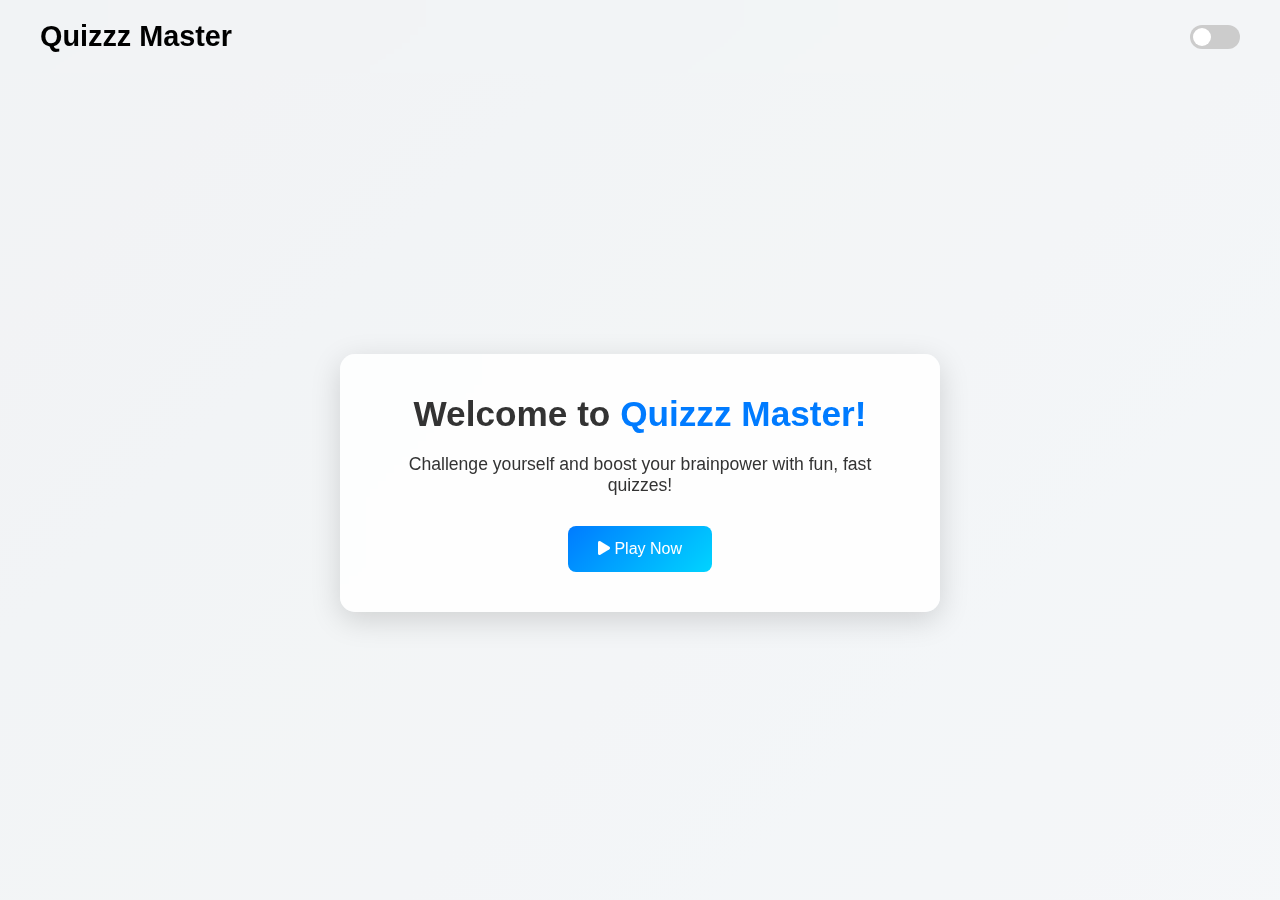
<file: index.html>
<!DOCTYPE html>
<html lang="en">
<head>
  <meta charset="UTF-8" />
  <meta name="viewport" content="width=device-width, initial-scale=1.0, maximum-scale=1.0, user-scalable=no">
  <title>Quizzz Master</title>
  <link rel="stylesheet" href="style.css" />
  <link rel="stylesheet" href="https://cdnjs.cloudflare.com/ajax/libs/font-awesome/6.4.0/css/all.min.css"/>
  <style>
    /* New username modal styles */
    .username-modal {
      position: fixed;
      top: 0;
      left: 0;
      width: 100%;
      height: 100%;
      background: rgba(0, 0, 0, 0.7);
      display: flex;
      justify-content: center;
      align-items: center;
      z-index: 1000;
      opacity: 0;
      pointer-events: none;
      transition: opacity 0.3s ease;
    }
    
    .username-modal.active {
      opacity: 1;
      pointer-events: all;
    }
    
    .username-card {
      background: white;
      padding: 2.5rem;
      border-radius: 15px;
      width: 90%;
      max-width: 450px;
      text-align: center;
      box-shadow: 0 10px 30px rgba(0, 0, 0, 0.2);
      transform: translateY(20px);
      transition: transform 0.3s ease;
      position: relative;
    }
    
    .username-modal.active .username-card {
      transform: translateY(0);
    }
    
    .dark-mode .username-card {
      background: #2c3e50;
      color: white;
    }
    
    .username-card h2 {
      margin-bottom: 1.5rem;
      color: #007bff;
    }
    
    .username-card p {
      margin-bottom: 2rem;
      color: inherit;
      opacity: 0.8;
    }
    
    .username-input-container {
      position: relative;
      margin-bottom: 2rem;
    }
    
    .username-input-container i {
      position: absolute;
      left: 15px;
      top: 50%;
      transform: translateY(-50%);
      color: #007bff;
    }
    
    .username-input {
      width: 100%;
      padding: 12px 15px 12px 45px;
      border: 2px solid #ddd;
      border-radius: 8px;
      font-size: 1rem;
      transition: all 0.3s ease;
    }
    
    .dark-mode .username-input {
      background: #34495e;
      border-color: #2c3e50;
      color: white;
    }
    
    .username-input:focus {
      border-color: #007bff;
      box-shadow: 0 0 0 3px rgba(0, 123, 255, 0.2);
      outline: none;
    }
    
    .username-actions {
      display: flex;
      justify-content: center;
      gap: 1rem;
    }
    
    .username-btn {
      padding: 12px 24px;
      border: none;
      border-radius: 8px;
      font-weight: 600;
      cursor: pointer;
      transition: all 0.3s ease;
      display: flex;
      align-items: center;
      gap: 8px;
    }
    
    .username-btn-primary {
      background: linear-gradient(135deg, #007bff, #00d4ff);
      color: white;
    }
    
    .username-btn-primary:hover {
      transform: translateY(-3px);
      box-shadow: 0 8px 20px rgba(0, 123, 255, 0.3);
    }
    
    .close-modal {
      position: absolute;
      top: 15px;
      right: 15px;
      background: none;
      border: none;
      font-size: 1.5rem;
      cursor: pointer;
      color: #7f8c8d;
      transition: all 0.3s ease;
    }
    
    .close-modal:hover {
      color: #e74c3c;
      transform: rotate(90deg);
    }
    
    .fade-out {
      animation: fadeOut 0.3s ease forwards;
    }
    
    @keyframes fadeOut {
      from { opacity: 1; transform: translateY(0); }
      to { opacity: 0; transform: translateY(-20px); }
    }
  </style>
</head>
<body class="light-mode">
  <div class="bg-overlay"></div>

  <header>
    <div class="logo">
      <span>Quizzz Master</span>
    </div>
    <div class="header-right">
      <label class="theme-toggle">
        <input type="checkbox" id="themeSwitch" />
        <span class="slider"></span>
      </label>
    </div>
  </header>

  <main>
    <div class="welcome-card">
      <h1>Welcome to <span class="highlight">Quizzz Master!</span></h1>
      <p>Challenge yourself and boost your brainpower with fun, fast quizzes!</p>
      <button class="play-btn" id="playNowBtn">
        <i class="fas fa-play"></i> Play Now
      </button>
    </div>
  </main>

  <!-- New Username Modal -->
  <div class="username-modal" id="usernameModal">
    <div class="username-card">
      <button class="close-modal" id="closeModalBtn">
        <i class="fas fa-times"></i>
      </button>
      <h2>Enter Your Nickname</h2>
      <p>Choose a nickname to start playing</p>
      
      <div class="username-input-container">
        <i class="fas fa-user-tag"></i>
        <input type="text" id="usernameInput" class="username-input" 
               placeholder="Your quiz nickname" maxlength="20" autocomplete="off" />
      </div>
      
      <div class="username-actions">
        <button id="submitUsernameBtn" class="username-btn username-btn-primary">
          <i class="fas fa-play"></i> Start Quiz
        </button>
      </div>
    </div>
  </div>

  <script>
    document.addEventListener('DOMContentLoaded', function() {
      // UI Elements
      const playNowBtn = document.getElementById('playNowBtn');
      const usernameModal = document.getElementById('usernameModal');
      const submitUsernameBtn = document.getElementById('submitUsernameBtn');
      const usernameInput = document.getElementById('usernameInput');
      const welcomeCard = document.querySelector('.welcome-card');
      const closeModalBtn = document.getElementById('closeModalBtn');
      const themeSwitch = document.getElementById('themeSwitch');

      // Theme Switching
      function initTheme() {
        const darkMode = localStorage.getItem('darkMode') === 'true';
        document.body.classList.toggle('dark-mode', darkMode);
        themeSwitch.checked = darkMode;
      }

      themeSwitch.addEventListener('change', function() {
        const isDark = this.checked;
        document.body.classList.toggle('dark-mode', isDark);
        localStorage.setItem('darkMode', isDark);
      });

      // Username Modal Transitions
      playNowBtn.addEventListener('click', function() {
        welcomeCard.classList.add('fade-out');
        setTimeout(() => {
          usernameModal.classList.add('active');
          usernameInput.focus();
        }, 300);
      });

      closeModalBtn.addEventListener('click', function() {
        usernameModal.classList.remove('active');
        welcomeCard.classList.remove('fade-out');
      });

      // Username Submission
      function startQuiz() {
        const username = usernameInput.value.trim();
        if (username) {
          localStorage.setItem('quizUsername', username);
          window.location.href = 'levels.html';
        } else {
          alert('Please enter a nickname to continue');
          usernameInput.focus();
        }
      }

      submitUsernameBtn.addEventListener('click', startQuiz);
      usernameInput.addEventListener('keypress', function(e) {
        if (e.key === 'Enter') startQuiz();
      });

      // Close modal when clicking outside
      usernameModal.addEventListener('click', function(e) {
        if (e.target === usernameModal) {
          usernameModal.classList.remove('active');
          welcomeCard.classList.remove('fade-out');
        }
      });

      // Initialize theme
      initTheme();
    });
  </script>
</body>
</html>
</file>
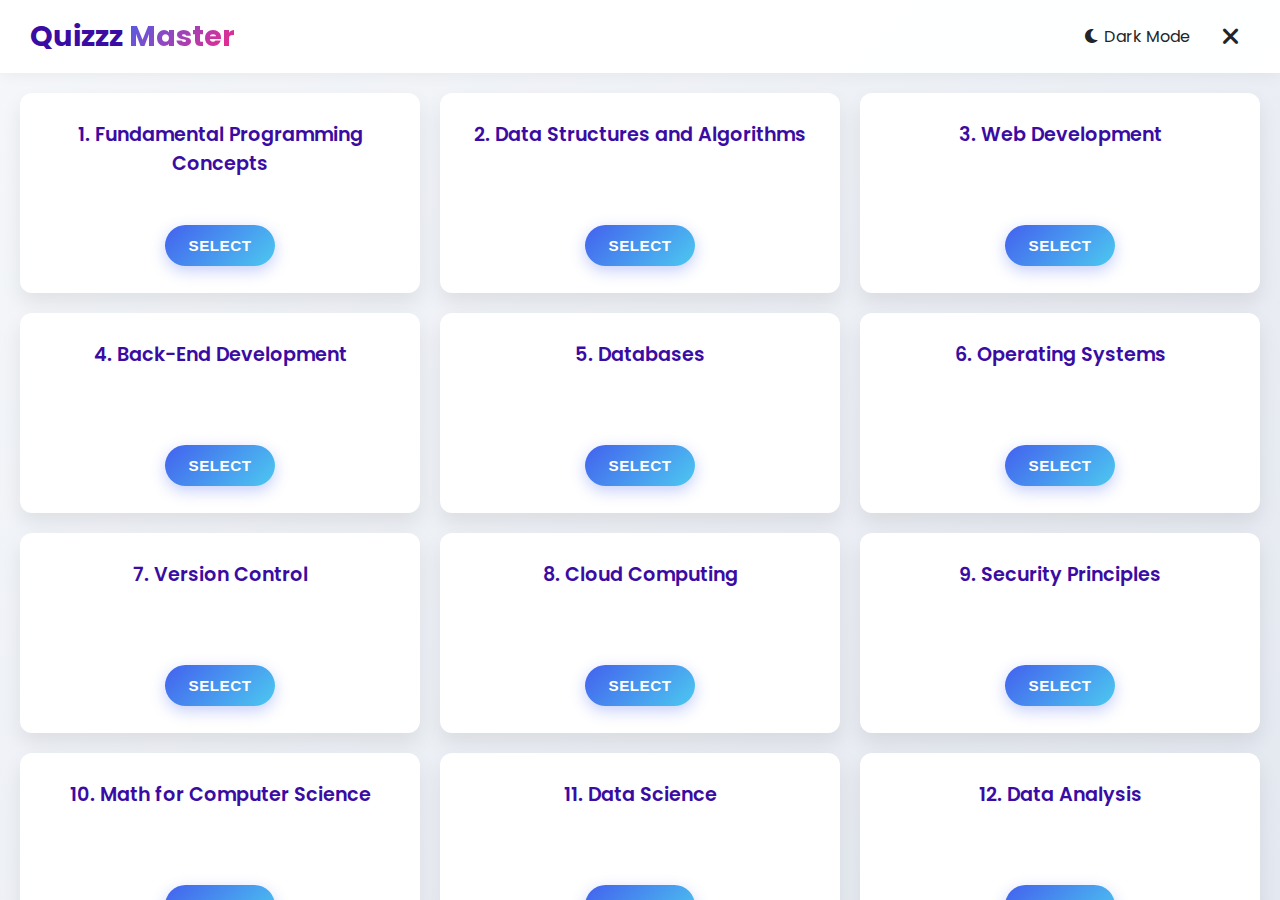
<file: levels.html>
<!DOCTYPE html>
<html lang="en">
<head>
    <meta charset="UTF-8">
<meta name="viewport" content="width=device-width, initial-scale=1.0, maximum-scale=1.0, user-scalable=no">
    <title>Learning Platform</title>
    <link href="https://fonts.googleapis.com/css2?family=Poppins:wght@400;500;600;700&display=swap" rel="stylesheet">
    <style>
        /* Results Container */
        .results-container {
            display: none;
            position: fixed;
            top: 0;
            left: 0;
            width: 100%;
            height: 100%;
            background: var(--bg-color);
            z-index: 150;
            overflow-y: auto;
            padding: 20px;
        }

        .results-header {
            text-align: center;
            margin-bottom: 30px;
        }

.results-actions {
    text-align: center;
    margin-top: 40px;
}

        .results-title {
            font-size: 2em;
            color: var(--primary-dark);
            margin-bottom: 10px;
        }
.restart-btn:hover {
    transform: translateY(-3px);
    box-shadow: 0 12px 25px rgba(67, 97, 238, 0.4);
}

.restart-btn::before {
    content: '';
    position: absolute;
    top: 0;
    left: -100%;
    width: 100%;
    height: 100%;
    background: linear-gradient(90deg, transparent, rgba(255, 255, 255, 0.2), transparent);
    transition: 0.5s;
}

.restart-btn:hover::before {
    left: 100%;
}

        .results-score {
            font-size: 1.5em;
            margin-bottom: 20px;
        }

        .results-list {
            max-width: 800px;
            margin: 0 auto;
        }

        .result-item {
            background: var(--box-bg);
            padding: 20px;
            border-radius: 12px;
            margin-bottom: 20px;
            box-shadow: 0 5px 15px rgba(0, 0, 0, 0.05);
            border-left: 5px solid transparent;
        }

        .result-item.correct {
            border-left-color: var(--easy);
        }

        .result-item.incorrect {
            border-left-color: var(--hard);
        }

        .result-question {
            font-weight: 600;
            margin-bottom: 10px;
        }

        .result-answer {
            margin: 5px 0;
            padding: 8px 12px;
            border-radius: 6px;
        }

        .result-answer.correct {
            background-color: rgba(74, 222, 128, 0.2);
            color: var(--easy);
        }

        .result-answer.incorrect {
            background-color: rgba(248, 113, 113, 0.2);
            color: var(--hard);
        }

        /* Feedback message styles */
        .feedback-message {
            text-align: center;
            margin: 20px 0;
            font-size: 1.2em;
            font-weight: 500;
            padding: 15px;
            border-radius: 8px;
        }

        .feedback-good {
            background-color: rgba(74, 222, 128, 0.2);
            color: var(--easy);
        }

        .feedback-average {
            background-color: rgba(251, 191, 36, 0.2);
            color: var(--medium);
        }

        .feedback-poor {
            background-color: rgba(248, 113, 113, 0.2);
            color: var(--hard);
        }

        /* Progress tracker */
        .progress-tracker {
            display: flex;
            justify-content: center;
            gap: 5px;
            margin: 20px 0;
        }

        .progress-dot {
            width: 12px;
            height: 12px;
            border-radius: 50%;
            background-color: var(--bg-secondary);
        }

        .progress-dot.correct {
            background-color: var(--easy);
        }

        .progress-dot.incorrect {
            background-color: var(--hard);
        }

        .progress-dot.unanswered {
            background-color: var(--medium);
        }

        :root {
            --primary: #4361ee;
            --primary-dark: #3a0ca3;
            --secondary: #f72585;
            --accent: #4cc9f0;
            --light: #f8f9fa;
            --dark: #2c3136;
            --easy: #4ade80;
            --medium: #fbbf24;
            --hard: #f87171;
            --bg-color: #f5f7fa;
            --bg-secondary: #e4e8f0;
            --text-color: #212529;
            --header-bg: rgba(255, 255, 255, 0.95);
            --box-bg: white;
        }

        .dark-mode {
            --bg-color: #121212;
            --bg-secondary: #1e1e1e;
            --text-color: #f8f9fa;
            --header-bg: rgba(30, 30, 30, 0.95);
            --box-bg: #1e1e1e;
            --dark: #f8f9fa;
        }

        * {
            margin: 0;
            padding: 0;
            box-sizing: border-box;
        }

        body {
            font-family: 'Poppins', 'Segoe UI', sans-serif;
            background: linear-gradient(135deg, var(--bg-color) 0%, var(--bg-secondary) 100%);
            color: var(--text-color);
            height: 100vh;
            overflow: hidden;
            transition: background 0.3s ease, color 0.3s ease;
        }

        .app-container {
            display: flex;
            flex-direction: column;
            height: 100vh;
        }

        header {
            background: var(--header-bg);
            padding: 15px 30px;
            box-shadow: 0 2px 15px rgba(0, 0, 0, 0.05);
            z-index: 10;
            display: flex;
            justify-content: space-between;
            align-items: center;
            transition: background 0.3s ease;
            position: relative;
        }

        .header-right {
            display: flex;
            align-items: center;
            gap: 20px;
        }

        .logo {
            font-size: 1.8em;
            font-weight: 700;
            color: var(--primary-dark);
        }

        .logo span {
            background: linear-gradient(135deg, var(--primary), var(--secondary));
            -webkit-background-clip: text;
            background-clip: text;
            color: transparent;
        }

        .home-btn {
            background: none;
            border: none;
            font-size: 1.5em;
            cursor: pointer;
            color: var(--text-color);
            padding: 5px;
            border-radius: 50%;
            transition: all 0.3s ease;
            display: flex;
            align-items: center;
            justify-content: center;
            width: 40px;
            height: 40px;
        }

        .home-btn:hover {
            background: rgba(0, 0, 0, 0.1);
        }

        .main-content {
            flex: 1;
            overflow-y: auto;
            padding: 20px;
        }

        .container {
            display: grid;
            grid-template-columns: repeat(auto-fill, minmax(300px, 1fr));
            gap: 20px;
            max-width: 1400px;
            margin: 0 auto;
        }

        .box {
            background: var(--box-bg);
            padding: 25px;
            border-radius: 12px;
            text-align: center;
            box-shadow: 0 10px 20px rgba(0, 0, 0, 0.08);
            transition: all 0.4s cubic-bezier(0.25, 0.8, 0.25, 1);
            cursor: pointer;
            border: 2px solid transparent;
            position: relative;
            overflow: hidden;
            display: flex;
            flex-direction: column;
            justify-content: space-between;
            min-height: 200px;
            transition: background 0.3s ease;
        }

        .box::before {
            content: '';
            position: absolute;
            top: 0;
            left: 0;
            width: 100%;
            height: 5px;
            transform: scaleX(0);
            transform-origin: left;
            transition: transform 0.3s ease;
        }

        .box:hover {
            transform: translateY(-5px);
            box-shadow: 0 15px 30px rgba(0, 0, 0, 0.12);
        }

        .box:hover::before {
            transform: scaleX(1);
        }

        /* Difficulty level boxes */
        .difficulty-box.easy::before {
            background: var(--easy);
        }
        .difficulty-box.medium::before {
            background: var(--medium);
        }
        .difficulty-box.hard::before {
            background: var(--hard);
        }

        .difficulty-tag {
            padding: 6px 12px;
            border-radius: 20px;
            font-weight: 600;
            font-size: 0.8em;
            text-transform: uppercase;
            letter-spacing: 1px;
            margin: 10px auto;
            width: fit-content;
        }

        .easy .difficulty-tag {
            background-color: rgba(74, 222, 128, 0.2);
            color: var(--easy);
        }
        .medium .difficulty-tag {
            background-color: rgba(251, 191, 36, 0.2);
            color: var(--medium);
        }
        .hard .difficulty-tag {
            background-color: rgba(248, 113, 113, 0.2);
            color: var(--hard);
        }

        .subject-title {
            font-weight: 600;
            font-size: 1.2em;
            margin-bottom: 15px;
            color: var(--primary-dark);
        }

        /* Play Button */
        .action-btn {
            padding: 12px 24px;
            background: linear-gradient(135deg, var(--primary), var(--accent));
            border: none;
            font-size: 0.95em;
            color: white;
            border-radius: 50px;
            cursor: pointer;
            transition: all 0.3s ease;
            font-weight: 600;
            letter-spacing: 0.5px;
            box-shadow: 0 5px 15px rgba(67, 97, 238, 0.3);
            margin-top: 15px;
            width: fit-content;
            align-self: center;
        }

        .action-btn:hover {
            transform: translateY(-3px);
            box-shadow: 0 8px 20px rgba(67, 97, 238, 0.4);
        }

        /* Level selection screen */
        .level-selection {
            display: none;
            position: fixed;
            top: 0;
            left: 0;
            width: 100%;
            height: 100%;
            background: rgba(0, 0, 0, 0.8);
            z-index: 100;
            justify-content: center;
            align-items: center;
            backdrop-filter: blur(5px);
        }

        .level-container {
            background: var(--box-bg);
            padding: 30px;
            border-radius: 15px;
            max-width: 800px;
            width: 90%;
            text-align: center;
            box-shadow: 0 20px 40px rgba(0, 0, 0, 0.2);
            transition: background 0.3s ease;
        }

        .level-title {
            font-size: 1.8em;
            margin-bottom: 30px;
            color: var(--primary-dark);
        }

        .close-btn {
            position: absolute;
            top: 25px;
            right: 25px;
            background: none;
            border: none;
            font-size: 1.8em;
            cursor: pointer;
            color: white;
            transition: transform 0.3s ease;
        }

        .close-btn:hover {
            transform: rotate(90deg);
        }

        .level-grid {
            display: grid;
            grid-template-columns: repeat(3, 1fr);
            gap: 20px;
            margin-top: 20px;
        }

        /* Options container */
        .options-container {
            display: none;
            margin-top: 20px;
            text-align: left;
        }

        .option-group {
            margin-bottom: 20px;
        }

        .option-group-title {
            font-weight: 600;
            margin-bottom: 10px;
            color: var(--primary-dark);
        }

        .option-btn {
            display: inline-block;
            padding: 8px 16px;
            margin: 5px;
            background: var(--bg-secondary);
            border-radius: 20px;
            cursor: pointer;
            transition: all 0.3s ease;
            font-size: 0.9em;
        }

        .option-btn:hover {
            background: var(--primary);
            color: white;
        }

        .option-btn.selected {
            background: var(--primary);
            color: white;
        }

        .start-quiz-btn {
            margin-top: 30px;
            width: 100%;
        }

        /* Countdown overlay */
        .countdown-overlay {
            display: none;
            position: fixed;
            top: 0;
            left: 0;
            width: 100%;
            height: 100%;
            background: rgba(0, 0, 0, 0.8);
            z-index: 200;
            justify-content: center;
            align-items: center;
            flex-direction: column;
            color: white;
            font-size: 3em;
            backdrop-filter: blur(5px);
        }

        .countdown-number {
            font-size: 5em;
            font-weight: bold;
            margin-bottom: 20px;
            color: var(--accent);
            animation: pulse 1s infinite;
        }

        .countdown-message {
            font-size: 1.5em;
            margin-bottom: 30px;
        }

        /* Quiz container */
        .quiz-container {
            display: none;
            position: fixed;
            top: 0;
            left: 0;
            width: 100%;
            height: 100%;
            background: var(--bg-color);
            z-index: 150;
            overflow-y: auto;
            padding: 20px;
        }

        .quiz-header {
            display: flex;
            justify-content: space-between;
            align-items: center;
            margin-bottom: 30px;
            padding-bottom: 15px;
            border-bottom: 1px solid var(--bg-secondary);
        }

        .quiz-title {
            font-size: 1.5em;
            color: var(--primary-dark);
        }

        .quiz-info {
            display: flex;
            gap: 20px;
        }

        .quiz-info-item {
            display: flex;
            align-items: center;
            gap: 5px;
            font-size: 0.9em;
        }

        .quiz-info-item i {
            color: var(--primary);
        }

        .question-container {
            background: var(--box-bg);
            padding: 25px;
            border-radius: 12px;
            margin-bottom: 20px;
            box-shadow: 0 5px 15px rgba(0, 0, 0, 0.05);
        }

        .question-text {
            font-size: 1.2em;
            margin-bottom: 20px;
            font-weight: 500;
        }

        .options-list {
            list-style: none;
        }

        .option-item {
            padding: 12px 15px;
            margin-bottom: 10px;
            background: var(--bg-secondary);
            border-radius: 8px;
            cursor: pointer;
            transition: all 0.2s ease;
        }

        .option-item:hover {
            background: var(--primary);
            color: white;
        }

        .option-item.selected {
            background: var(--primary);
            color: white;
        }

        .option-item.correct {
            background-color: rgba(74, 222, 128, 0.2);
            color: var(--easy);
            border-left: 4px solid var(--easy);
        }

        .option-item.incorrect {
            background-color: rgba(248, 113, 113, 0.2);
            color: var(--hard);
            border-left: 4px solid var(--hard);
        }

      .quiz-nav {
    display: flex;
    justify-content: space-between;
    margin-top: 30px;
    align-items: center;
}

.nav-btn {
    padding: 12px 24px;
    border: none;
    border-radius: 50px;
    cursor: pointer;
    font-weight: 600;
    font-size: 1em;
    transition: all 0.3s ease;
    display: flex;
    align-items: center;
    gap: 8px;
    box-shadow: 0 4px 8px rgba(0, 0, 0, 0.1);
}

.prev-btn:hover {
    background: var(--primary-dark);
    transform: translateY(-2px);
    box-shadow: 0 6px 12px rgba(67, 97, 238, 0.2);
}

.prev-btn:disabled {
    background: var(--bg-secondary);
    color: var(--text-color);
    opacity: 0.6;
    cursor: not-allowed;
    transform: none;
    box-shadow: none;
}
       .prev-btn {
    background: var(--primary);
    color: white;
}
        .next-btn {
            background: var(--primary);
            color: white;
        }

        .submit-btn {
            background: var(--secondary);
            color: white;
        }

       .quit-btn {
    background: var(--hard);
    color: white;
    padding: 12px 24px;
}

.quit-btn:hover {
    background: #e04f4f;
    transform: translateY(-2px);
    box-shadow: 0 6px 12px rgba(248, 113, 113, 0.2);
}



        /* Timer */
        .timer {
            font-size: 1.2em;
            font-weight: bold;
            color: var(--secondary);
        }

        /* Animation */
        @keyframes fadeIn {
            from { opacity: 0; transform: translateY(20px); }
            to { opacity: 1; transform: translateY(0); }
        }

        @keyframes pulse {
            0% { transform: scale(1); }
            50% { transform: scale(1.1); }
            100% { transform: scale(1); }
        }

        .box {
            animation: fadeIn 0.6s ease-out forwards;
            animation-delay: calc(var(--order) * 0.1s);
        }

        /* Responsive Design */
        @media (max-width: 768px) {
            .container {
                grid-template-columns: 1fr;
            }
            
            .level-grid {
                grid-template-columns: 1fr;
            }
            
            .box {
                width: 100%;
            }

            .theme-toggle span {
                display: none;
            }

            .quiz-info {
                flex-direction: column;
                gap: 5px;
            }

            .header-right {
                gap: 10px;
            }

            .home-btn {
                width: 36px;
                height: 36px;
                font-size: 1.3em;
            }
        }
        .restart-btn {
    padding: 15px 30px;
    background: linear-gradient(135deg, var(--primary), var(--accent));
    border: none;
    border-radius: 50px;
    color: white;
    font-size: 1.1em;
    font-weight: 600;
    cursor: pointer;
    transition: all 0.3s ease;
    box-shadow: 0 5px 15px rgba(67, 97, 238, 0.3);
    letter-spacing: 0.5px;
    position: relative;
    overflow: hidden;
    text-transform: uppercase;
}

.restart-btn:hover {
    transform: translateY(-3px);
    box-shadow: 0 8px 20px rgba(67, 97, 238, 0.4);
}

.restart-btn:active {
    transform: translateY(1px);
}

.restart-btn::before {
    content: '';
    position: absolute;
    top: 0;
    left: -100%;
    width: 100%;
    height: 100%;
    background: linear-gradient(90deg, transparent, rgba(255, 255, 255, 0.2), transparent);
    transition: 0.5s;
}

.restart-btn:hover::before {
    left: 100%;
}
    </style>
    <link rel="stylesheet" href="https://cdnjs.cloudflare.com/ajax/libs/font-awesome/6.0.0-beta3/css/all.min.css">
</head>
<body>
    <div class="app-container">
        <header>
            <div class="logo">Quizzz<span> Master</span></div>
            <div class="header-right">
                <div class="theme-toggle" id="themeToggle">
                    <i class="fas fa-moon"></i>
                    <span>Dark Mode</span>
                </div>
                <button class="home-btn" id="homeBtn" title="Close">
                    <i class="fas fa-times"></i>
                </button>
            </div>
        </header>
        
        <div class="main-content">
            <div class="container">
                <!-- Subjects -->
                <div class="box" style="--order: 1">
                    <div class="subject-title">1. Fundamental Programming Concepts</div>
                    <button class="action-btn select-btn">SELECT</button>
                </div>
                
                <div class="box" style="--order: 2">
                    <div class="subject-title">2. Data Structures and Algorithms</div>
                    <button class="action-btn select-btn">SELECT</button>
                </div>
                
                <div class="box" style="--order: 3">
                    <div class="subject-title">3. Web Development</div>
                    <button class="action-btn select-btn">SELECT</button>
                </div>
                
                <div class="box" style="--order: 4">
                    <div class="subject-title">4. Back-End Development</div>
                    <button class="action-btn select-btn">SELECT</button>
                </div>
                
                <div class="box" style="--order: 5">
                    <div class="subject-title">5. Databases</div>
                    <button class="action-btn select-btn">SELECT</button>
                </div>
                
                <div class="box" style="--order: 6">
                    <div class="subject-title">6. Operating Systems</div>
                    <button class="action-btn select-btn">SELECT</button>
                </div>
                
                <div class="box" style="--order: 7">
                    <div class="subject-title">7. Version Control</div>
                    <button class="action-btn select-btn">SELECT</button>
                </div>
                
                <div class="box" style="--order: 8">
                    <div class="subject-title">8. Cloud Computing</div>
                    <button class="action-btn select-btn">SELECT</button>
                </div>
                
                <div class="box" style="--order: 9">
                    <div class="subject-title">9. Security Principles</div>
                    <button class="action-btn select-btn">SELECT</button>
                </div>
                
                <div class="box" style="--order: 10">
                    <div class="subject-title">10. Math for Computer Science</div>
                    <button class="action-btn select-btn">SELECT</button>
                </div>
                
                <div class="box" style="--order: 11">
                    <div class="subject-title">11. Data Science</div>
                    <button class="action-btn select-btn">SELECT</button>
                </div>
                
                <div class="box" style="--order: 12">
                    <div class="subject-title">12. Data Analysis</div>
                    <button class="action-btn select-btn">SELECT</button>
                </div>
            </div>
        </div>
    </div>

    <!-- Level Selection Modal -->
    <div class="level-selection" id="levelSelection">
        <button class="close-btn" id="closeLevelSelection">×</button>
        <div class="level-container">
            <h2 class="level-title" id="selectedSubjectTitle">Subject Title</h2>
            <div class="level-grid">
                <div class="box difficulty-box easy">
                    <div>
                        <div class="subject-title">Beginner Level</div>
                        <div class="difficulty-tag">Easy</div>
                    </div>
                    <button class="action-btn level-btn" data-difficulty="easy">START</button>
                </div>
                
                <div class="box difficulty-box medium">
                    <div>
                        <div class="subject-title">Intermediate Level</div>
                        <div class="difficulty-tag">Medium</div>
                    </div>
                    <button class="action-btn level-btn" data-difficulty="medium">START</button>
                </div>
                
                <div class="box difficulty-box hard">
                    <div>
                        <div class="subject-title">Advanced Level</div>
                        <div class="difficulty-tag">Hard</div>
                    </div>
                    <button class="action-btn level-btn" data-difficulty="hard">START</button>
                </div>
            </div>
            
            <!-- Options Container (hidden by default) -->
            <div class="options-container" id="optionsContainer">
                <div class="option-group">
                    <div class="option-group-title">Number of Questions:</div>
                    <div class="option-btn" data-option="questions" data-value="5">5</div>
                    <div class="option-btn" data-option="questions" data-value="15">15</div>
                    <div class="option-btn" data-option="questions" data-value="30">30</div>
                </div>
                
                <div class="option-group">
                    <div class="option-group-title">Time per Question:</div>
                    <div class="option-btn" data-option="time" data-value="15">15 sec</div>
                    <div class="option-btn" data-option="time" data-value="30">30 sec</div>
                    <div class="option-btn" data-option="time" data-value="60">60 sec</div>
                </div>
                
                <button class="action-btn start-quiz-btn" id="startQuizBtn">START QUIZ</button>
            </div>
        </div>
    </div>

    <!-- Countdown Overlay -->
    <div class="countdown-overlay" id="countdownOverlay">
        <div class="countdown-number" id="countdownNumber">3</div>
        <div class="countdown-message">Starting Quiz...</div>
    </div>

    <!-- Quiz Container -->
    <div class="quiz-container" id="quizContainer">
        <div class="quiz-header">
            <div class="quiz-title" id="quizSubjectTitle">Quiz Title</div>
            <div class="quiz-info">
                <div class="quiz-info-item">
                    <i class="fas fa-question-circle"></i>
                    <span id="currentQuestionCount">1</span>/<span id="totalQuestionCount">10</span>
                </div>
                <div class="quiz-info-item">
                    <i class="fas fa-clock"></i>
                    <span class="timer" id="quizTimer">30</span>s
                </div>
                <div class="quiz-info-item">
                    <i class="fas fa-tachometer-alt"></i>
                    <span id="quizDifficulty">Medium</span>
                </div>
            </div>
        </div>

        <div class="question-container">
            <div class="question-text" id="questionText">What is the capital of France?</div>
            <ul class="options-list" id="optionsList">
                <li class="option-item">London</li>
                <li class="option-item">Berlin</li>
                <li class="option-item">Paris</li>
                <li class="option-item">Madrid</li>
            </ul>
        </div>

        <div class="quiz-nav">
            <button class="nav-btn quit-btn" id="quitBtn">
                <i class="fas fa-sign-out-alt"></i> Quit
            </button>
            <button class="nav-btn prev-btn" id="prevBtn" disabled>
                <i class="fas fa-arrow-left"></i> Previous
            </button>
            <button class="nav-btn next-btn" id="nextBtn">
                Next <i class="fas fa-arrow-right"></i>
            </button>
        </div>
    </div>

    <!-- Results Container -->
    <div class="results-container" id="resultsContainer">
        <div class="results-header">
            <h2 class="results-title">Quiz Complete!</h2>
            <div class="results-score" id="resultsScore">0/10</div>
            <div class="feedback-message" id="feedbackMessage"></div>
            <div class="progress-tracker" id="progressTracker"></div>
        </div>
        
        <div class="results-list" id="resultsList">
            <!-- Results will be populated here -->
        </div>
        
        <div class="results-actions">
            <button class="restart-btn" id="restartBtn">PLAY AGAIN</button>
        </div>
    </div>

    <script>
    // Store subject titles
    const subjects = [
        "Fundamental Programming Concepts",
        "Data Structures and Algorithms",
        "Web Development",
        "Back-End Development",
        "Databases",
        "Operating Systems",
        "Version Control",
        "Cloud Computing",
        "Security Principles",
        "Math for Computer Science",
        "Data Science",
        "Data Analysis"
    ];

    // Map subjects to Open Trivia categories (using Computers category as default)
    const subjectCategoryMap = {
        "Fundamental Programming Concepts": 18, // Computers
        "Data Structures and Algorithms": 18,
        "Web Development": 18,
        "Back-End Development": 18,
        "Databases": 18,
        "Operating Systems": 18,
        "Version Control": 18,
        "Cloud Computing": 18,
        "Security Principles": 18,
        "Math for Computer Science": 19, // Mathematics
        "Data Science": 18,
        "Data Analysis": 18
    };

    // Get DOM elements
    const levelSelection = document.getElementById('levelSelection');
    const closeBtn = document.getElementById('closeLevelSelection');
    const selectedSubjectTitle = document.getElementById('selectedSubjectTitle');
    const selectButtons = document.querySelectorAll('.select-btn');
    const levelButtons = document.querySelectorAll('.level-btn');
    const themeToggle = document.getElementById('themeToggle');
    const homeBtn = document.getElementById('homeBtn');
    const body = document.body;
    const optionsContainer = document.getElementById('optionsContainer');
    const optionBtns = document.querySelectorAll('.option-btn');
    const startQuizBtn = document.getElementById('startQuizBtn');
    const countdownOverlay = document.getElementById('countdownOverlay');
    const countdownNumber = document.getElementById('countdownNumber');
    const quizContainer = document.getElementById('quizContainer');
    const quizSubjectTitle = document.getElementById('quizSubjectTitle');
    const currentQuestionCount = document.getElementById('currentQuestionCount');
    const totalQuestionCount = document.getElementById('totalQuestionCount');
    const quizTimer = document.getElementById('quizTimer');
    const quizDifficulty = document.getElementById('quizDifficulty');
    const questionText = document.getElementById('questionText');
    const optionsList = document.getElementById('optionsList');
    const prevBtn = document.getElementById('prevBtn');
    const nextBtn = document.getElementById('nextBtn');
    const quitBtn = document.getElementById('quitBtn');
    const resultsContainer = document.getElementById('resultsContainer');
    const resultsScore = document.getElementById('resultsScore');
    const feedbackMessage = document.getElementById('feedbackMessage');
    const progressTracker = document.getElementById('progressTracker');
    const resultsList = document.getElementById('resultsList');
    const restartBtn = document.getElementById('restartBtn');

    // Quiz configuration and state
    let quizConfig = {
        subject: '',
        difficulty: '',
        questionCount: 15,
        timePerQuestion: 30
    };

    let quizState = {
        currentQuestion: 0,
        questions: [],
        answers: [],
        timer: null,
        timeLeft: 0,
        showResults: false
    };

    // Show level selection when subject is clicked
    selectButtons.forEach((button, index) => {
        button.addEventListener('click', function() {
            quizConfig.subject = subjects[index];
            selectedSubjectTitle.textContent = subjects[index];
            levelSelection.style.display = 'flex';
            document.body.style.overflow = 'hidden';
            optionsContainer.style.display = 'none';
        });
    });

    // Close level selection
    closeBtn.addEventListener('click', function() {
        levelSelection.style.display = 'none';
        document.body.style.overflow = 'auto';
    });

    // Handle level selection
    levelButtons.forEach(button => {
        button.addEventListener('click', function() {
            const difficulty = this.getAttribute('data-difficulty');
            quizConfig.difficulty = difficulty;
            
            document.querySelector('.level-grid').style.display = 'none';
            optionsContainer.style.display = 'block';
            selectedSubjectTitle.textContent = `${quizConfig.subject} (${difficulty.charAt(0).toUpperCase() + difficulty.slice(1)})`;
        });
    });

    // Handle option selection
    optionBtns.forEach(btn => {
        btn.addEventListener('click', function() {
            const optionType = this.getAttribute('data-option');
            const value = parseInt(this.getAttribute('data-value'));
            
            document.querySelectorAll(`[data-option="${optionType}"]`).forEach(b => {
                b.classList.remove('selected');
            });
            
            this.classList.add('selected');
            
            if (optionType === 'questions') {
                quizConfig.questionCount = value;
            } else if (optionType === 'time') {
                quizConfig.timePerQuestion = value;
            }
        });
    });

    // Start quiz button
    startQuizBtn.addEventListener('click', async function() {
        // Validate selections
        if (!quizConfig.difficulty || !quizConfig.subject) {
            alert('Please select a difficulty level first');
            return;
        }
        
        const selectedQuestions = document.querySelector('[data-option="questions"].selected');
        const selectedTime = document.querySelector('[data-option="time"].selected');
        
        if (!selectedQuestions || !selectedTime) {
            alert('Please select both number of questions and time per question');
            return;
        }
        
        // Prepare quiz questions from API
        const success = await prepareQuizQuestions();
        
        if (success) {
            // Show countdown
            showCountdown();
        }
    });

    // Prepare quiz questions from API
    async function prepareQuizQuestions() {
        try {
            startQuizBtn.disabled = true;
            startQuizBtn.textContent = 'Loading Questions...';
            
            // Get category ID for the selected subject
            const categoryId = subjectCategoryMap[quizConfig.subject] || 18; // Default to Computers
            
            // Map our difficulty levels to Open Trivia's format
            const difficultyMap = {
                'easy': 'easy',
                'medium': 'medium',
                'hard': 'hard'
            };
            
            const apiDifficulty = difficultyMap[quizConfig.difficulty] || 'medium';
            
            // Open Trivia API URL
            const apiUrl = `https://opentdb.com/api.php?amount=${quizConfig.questionCount}&category=${categoryId}&difficulty=${apiDifficulty}&type=multiple`;
            
            const response = await fetch(apiUrl);
            
            if (!response.ok) {
                throw new Error('Failed to fetch questions');
            }
            
            const data = await response.json();
            
            if (data.response_code !== 0) {
                throw new Error('API returned no results');
            }
            
            // Transform Open Trivia format to our format
            quizState.questions = data.results.map(q => ({
                question: decodeHtmlEntities(q.question),
                options: shuffleArray([...q.incorrect_answers.map(decodeHtmlEntities), decodeHtmlEntities(q.correct_answer)]),
                correctAnswer: decodeHtmlEntities(q.correct_answer)
            }));
            
            quizState.answers = new Array(quizState.questions.length).fill(null);
            quizState.showResults = false;
            
            return true;
            
        } catch (error) {
            console.error('Error fetching questions:', error);
            alert('Failed to load questions. Please try again later.');
            // Reset UI
            document.querySelector('.level-grid').style.display = 'grid';
            optionsContainer.style.display = 'none';
            startQuizBtn.disabled = false;
            startQuizBtn.textContent = 'START QUIZ';
            return false;
        } finally {
            startQuizBtn.disabled = false;
            startQuizBtn.textContent = 'START QUIZ';
        }
    }

    // Helper function to decode HTML entities
    function decodeHtmlEntities(text) {
        const textArea = document.createElement('textarea');
        textArea.innerHTML = text;
        return textArea.value;
    }

    // Helper function to shuffle array (Fisher-Yates algorithm)
    function shuffleArray(array) {
        for (let i = array.length - 1; i > 0; i--) {
            const j = Math.floor(Math.random() * (i + 1));
            [array[i], array[j]] = [array[j], array[i]];
        }
        return array;
    }

    // Show 3-second countdown before starting quiz
    function showCountdown() {
        levelSelection.style.display = 'none';
        countdownOverlay.style.display = 'flex';
        
        let count = 3;
        countdownNumber.textContent = count;
        
        const countdownInterval = setInterval(() => {
            count--;
            countdownNumber.textContent = count;
            
            if (count <= 0) {
                clearInterval(countdownInterval);
                startQuiz();
            }
        }, 1000);
    }

    // Start the quiz
    function startQuiz() {
        countdownOverlay.style.display = 'none';
        quizContainer.style.display = 'block';
        document.body.style.overflow = 'auto';
        
        // Set quiz info
        quizSubjectTitle.textContent = quizConfig.subject;
        quizDifficulty.textContent = quizConfig.difficulty.charAt(0).toUpperCase() + quizConfig.difficulty.slice(1);
        totalQuestionCount.textContent = quizConfig.questionCount;
        
        // Start with first question
        quizState.currentQuestion = 0;
        showQuestion();
        startTimer();
    }

    // Display current question
    function showQuestion() {
        const question = quizState.questions[quizState.currentQuestion];
        
        // Update question counter
        currentQuestionCount.textContent = quizState.currentQuestion + 1;
        
        // Set question text
        questionText.textContent = question ? question.question : "No question available";
        
        // Clear previous options
        optionsList.innerHTML = '';
        
        // Add options if question exists
        if (question) {
            question.options.forEach((option, index) => {
                const li = document.createElement('li');
                li.className = 'option-item';
                li.textContent = option;
                
                // Mark as selected if previously answered
                if (quizState.answers[quizState.currentQuestion] === index) {
                    li.classList.add('selected');
                }
                
                // If showing results, highlight correct/incorrect answers
                if (quizState.showResults) {
                    if (option === question.correctAnswer) {
                        li.classList.add('correct');
                    } else if (quizState.answers[quizState.currentQuestion] === index && option !== question.correctAnswer) {
                        li.classList.add('incorrect');
                    }
                    
                    // Disable clicking when showing results
                    li.style.cursor = 'default';
                    li.style.pointerEvents = 'none';
                } else {
                    li.addEventListener('click', () => selectAnswer(index, option));
                }
                
                optionsList.appendChild(li);
            });
        } else {
            // Add a default option if no question is available
            const li = document.createElement('li');
            li.className = 'option-item';
            li.textContent = "No options available";
            optionsList.appendChild(li);
        }
        
        // Update nav buttons
        prevBtn.disabled = quizState.currentQuestion === 0;
        
        if (quizState.currentQuestion === quizConfig.questionCount - 1) {
            nextBtn.textContent = quizState.showResults ? 'See Results' : 'Submit';
            nextBtn.className = 'nav-btn submit-btn';
        } else {
            nextBtn.textContent = 'Next';
            nextBtn.className = 'nav-btn next-btn';
        }
        
        // Reset timer for this question if not showing results
        if (!quizState.showResults) {
            resetTimer();
        }
    }

    // Select an answer
    function selectAnswer(index, option) {
        // Remove selected class from all options
        document.querySelectorAll('.option-item').forEach(item => {
            item.classList.remove('selected');
        });
        
        // Add selected class to clicked option
        document.querySelectorAll('.option-item')[index].classList.add('selected');
        
        // Store answer
        quizState.answers[quizState.currentQuestion] = index;
        
        // Show feedback immediately
        const question = quizState.questions[quizState.currentQuestion];
        if (option === question.correctAnswer) {
            document.querySelectorAll('.option-item')[index].classList.add('correct');
        } else {
            document.querySelectorAll('.option-item')[index].classList.add('incorrect');
            // Also highlight the correct answer
            question.options.forEach((opt, i) => {
                if (opt === question.correctAnswer) {
                    document.querySelectorAll('.option-item')[i].classList.add('correct');
                }
            });
        }
        
        // Disable further selection for this question
        document.querySelectorAll('.option-item').forEach(item => {
            item.style.pointerEvents = 'none';
        });
        
        // Auto-advance after a delay
        setTimeout(() => {
            nextQuestion();
        }, 1000);
    }

    // Start timer for current question
    function startTimer() {
        resetTimer();
        quizState.timeLeft = quizConfig.timePerQuestion;
        quizTimer.textContent = quizState.timeLeft;
        
        quizState.timer = setInterval(() => {
            quizState.timeLeft--;
            quizTimer.textContent = quizState.timeLeft;
            
            if (quizState.timeLeft <= 0) {
                clearInterval(quizState.timer);
                nextQuestion();
            }
        }, 1000);
    }

    // Reset timer
    function resetTimer() {
        if (quizState.timer) {
            clearInterval(quizState.timer);
        }
        quizState.timeLeft = quizConfig.timePerQuestion;
        quizTimer.textContent = quizState.timeLeft;
    }

    // Go to next question
    function nextQuestion() {
        if (quizState.currentQuestion < quizConfig.questionCount - 1) {
            quizState.currentQuestion++;
            showQuestion();
            if (!quizState.showResults) {
                startTimer();
            }
        } else {
            if (quizState.showResults) {
                showFinalResults();
            } else {
                submitQuiz();
            }
        }
    }

    // Go to previous question
    function prevQuestion() {
        if (quizState.currentQuestion > 0) {
            quizState.currentQuestion--;
            showQuestion();
            if (!quizState.showResults) {
                startTimer();
            }
        }
    }

    // Submit quiz
    function submitQuiz() {
        clearInterval(quizState.timer);
        quizState.showResults = true;
        showQuestion();
    }

    // Show final results
    function showFinalResults() {
        quizContainer.style.display = 'none';
        resultsContainer.style.display = 'block';
        
        // Calculate score
        let score = 0;
        quizState.questions.forEach((question, index) => {
            if (quizState.answers[index] !== null && 
                question.options[quizState.answers[index]] === question.correctAnswer) {
                score++;
            }
        });
        
        const percentage = Math.round((score / quizState.questions.length) * 100);
        resultsScore.textContent = `${score}/${quizState.questions.length} (${percentage}%)`;
        
        // Set feedback message based on score
        let feedback = '';
        let feedbackClass = '';
        if (percentage >= 80) {
            feedback = 'Excellent work! You really know your stuff!';
            feedbackClass = 'feedback-good';
        } else if (percentage >= 50) {
            feedback = 'Good job! Keep practicing to improve!';
            feedbackClass = 'feedback-average';
        } else {
            feedback = 'Keep practicing! You\'ll get better with time!';
            feedbackClass = 'feedback-poor';
        }
        feedbackMessage.textContent = feedback;
        feedbackMessage.className = `feedback-message ${feedbackClass}`;
        
        // Create progress tracker
        progressTracker.innerHTML = '';
        quizState.questions.forEach((question, index) => {
            const dot = document.createElement('div');
            dot.className = 'progress-dot';
            
            if (quizState.answers[index] === null) {
                dot.classList.add('unanswered');
            } else if (question.options[quizState.answers[index]] === question.correctAnswer) {
                dot.classList.add('correct');
            } else {
                dot.classList.add('incorrect');
            }
            
            progressTracker.appendChild(dot);
        });
        
        // Populate detailed results
        resultsList.innerHTML = '';
        quizState.questions.forEach((question, index) => {
            const resultItem = document.createElement('div');
            resultItem.className = 'result-item';
            
            if (quizState.answers[index] !== null && 
                question.options[quizState.answers[index]] === question.correctAnswer) {
                resultItem.classList.add('correct');
            } else {
                resultItem.classList.add('incorrect');
            }
            
            const questionEl = document.createElement('div');
            questionEl.className = 'result-question';
            questionEl.textContent = `Question ${index + 1}: ${question.question}`;
            
            const answerEl = document.createElement('div');
            answerEl.className = 'result-answer';
            
            if (quizState.answers[index] === null) {
                answerEl.textContent = 'You did not answer this question';
                answerEl.classList.add('incorrect');
            } else {
                const userAnswer = question.options[quizState.answers[index]];
                if (userAnswer === question.correctAnswer) {
                    answerEl.textContent = `Your answer: ${userAnswer} (Correct)`;
                    answerEl.classList.add('correct');
                } else {
                    answerEl.textContent = `Your answer: ${userAnswer} (Incorrect)`;
                    answerEl.classList.add('incorrect');
                }
            }
            
            const correctAnswerEl = document.createElement('div');
            correctAnswerEl.className = 'result-answer correct';
            correctAnswerEl.textContent = `Correct answer: ${question.correctAnswer}`;
            
            resultItem.appendChild(questionEl);
            resultItem.appendChild(answerEl);
            resultItem.appendChild(correctAnswerEl);
            
            resultsList.appendChild(resultItem);
        });
    }

    // Restart quiz
    restartBtn.addEventListener('click', function() {
        resultsContainer.style.display = 'none';
        document.querySelector('.level-grid').style.display = 'grid';
        optionsContainer.style.display = 'none';
        selectedSubjectTitle.textContent = quizConfig.subject;
    });

    // Quit quiz
    quitBtn.addEventListener('click', function() {
        if (confirm('Are you sure you want to quit the quiz?')) {
            quizContainer.style.display = 'none';
            document.querySelector('.level-grid').style.display = 'grid';
            optionsContainer.style.display = 'none';
            selectedSubjectTitle.textContent = quizConfig.subject;
            levelSelection.style.display = 'none';
            document.body.style.overflow = 'auto';
        }
    });

    // Event listeners for nav buttons
    nextBtn.addEventListener('click', nextQuestion);
    prevBtn.addEventListener('click', prevQuestion);

    // Close modal when clicking outside
    levelSelection.addEventListener('click', function(e) {
        if (e.target === levelSelection) {
            levelSelection.style.display = 'none';
            document.body.style.overflow = 'auto';
            
            document.querySelector('.level-grid').style.display = 'grid';
            optionsContainer.style.display = 'none';
            selectedSubjectTitle.textContent = quizConfig.subject;
        }
    });

    // Theme toggle functionality
    themeToggle.addEventListener('click', function() {
        body.classList.toggle('dark-mode');
        
        const isDarkMode = body.classList.contains('dark-mode');
        const icon = themeToggle.querySelector('i');
        const text = themeToggle.querySelector('span');
        
        if (isDarkMode) {
            icon.classList.remove('fa-moon');
            icon.classList.add('fa-sun');
            text.textContent = 'Light Mode';
        } else {
            icon.classList.remove('fa-sun');
            icon.classList.add('fa-moon');
            text.textContent = 'Dark Mode';
        }
        
        localStorage.setItem('darkMode', isDarkMode);
    });

    // Home button functionality
    homeBtn.addEventListener('click', function() {
        window.location.href = 'index.html';
    });

    // Check for saved theme preference
    if (localStorage.getItem('darkMode') === 'true') {
        body.classList.add('dark-mode');
        const icon = themeToggle.querySelector('i');
        const text = themeToggle.querySelector('span');
        icon.classList.remove('fa-moon');
        icon.classList.add('fa-sun');
        text.textContent = 'Light Mode';
    }
</script>

</body>
</html>
</file>
<file: style.css>
:root {
  --primary-color: #007bff;
  --secondary-color: #00d4ff;
  --text-color: #2c3e50;
  --bg-overlay-light: rgba(255, 255, 255, 0.4);
  --bg-overlay-dark: rgba(0, 0, 0, 0.6);
  --card-bg-light: rgba(255, 255, 255, 0.85);
  --card-bg-dark: rgba(34, 34, 34, 0.85);
  --text-light: #fff;
  --text-dark: #333;
  --animation-speed: 15s;
  --error-color: #ff4444;
}

/* Animations */
@keyframes gradientFlow {
  0% { background-position: 0% 50%; }
  50% { background-position: 100% 50%; }
  100% { background-position: 0% 50%; }
}

@keyframes float {
  0% { transform: translateY(0px); }
  50% { transform: translateY(-10px); }
  100% { transform: translateY(0px); }
}

@keyframes pulse {
  0% { transform: scale(1); box-shadow: 0 0 0 rgba(0, 123, 255, 0.4); }
  70% { transform: scale(1.03); box-shadow: 0 0 15px rgba(0, 123, 255, 0.6); }
  100% { transform: scale(1); box-shadow: 0 0 0 rgba(0, 123, 255, 0.4); }
}

@keyframes underline {
  0% { width: 0; left: 50%; }
  100% { width: 100%; left: 0; }
}

@keyframes fadeIn {
  from { opacity: 0; transform: translateY(20px); }
  to { opacity: 1; transform: translateY(0); }
}

@keyframes shake {
  0%, 100% { transform: translateX(0); }
  20%, 60% { transform: translateX(-5px); }
  40%, 80% { transform: translateX(5px); }
}

@keyframes pulse-glow {
  0% { box-shadow: 0 0 0 0 rgba(106, 17, 203, 0.4); }
  70% { box-shadow: 0 0 0 10px rgba(106, 17, 203, 0); }
  100% { box-shadow: 0 0 0 0 rgba(106, 17, 203, 0); }
}

@keyframes gradientBorder {
  0% { background-position: 0% 50%; }
  100% { background-position: 200% 50%; }
}

/* Base Styles */
* {
  margin: 0;
  padding: 0;
  box-sizing: border-box;
}

body {
  font-family: 'Segoe UI', sans-serif;
  min-height: 100vh;
  position: relative;
  overflow-x: hidden;
  background: linear-gradient(-45deg, #f5f7fa, #e4e8eb, #f0f4f7, #e8ebee);
  background-size: 400% 400%;
  animation: gradientFlow var(--animation-speed) ease infinite;
  transition: all 0.6s cubic-bezier(0.25, 0.8, 0.25, 1);
}

body.dark-mode {
  background: linear-gradient(-45deg, #1a1a2e, #16213e, #0f3460, #1a1a2e);
  background-size: 400% 400%;
  animation: gradientFlow var(--animation-speed) ease infinite;
  color: var(--text-light);
}

.bg-overlay {
  position: absolute;
  inset: 0;
  z-index: 0;
  transition: all 0.6s ease;
}

body.light-mode .bg-overlay {
  background: var(--bg-overlay-light);
}

body.dark-mode .bg-overlay {
  background: var(--bg-overlay-dark);
}

/* Header */
header {
  position: relative;
  z-index: 1;
  display: flex;
  justify-content: space-between;
  align-items: center;
  padding: 20px 40px;
  backdrop-filter: blur(10px);
  animation: fadeIn 0.8s ease-out;
  transition: all 0.4s ease;
}

.logo {
  display: flex;
  align-items: center;
  font-size: 1.8em;
  font-weight: bold;
  transition: all 0.4s ease;
}

.logo:hover {
  transform: translateX(5px);
}

.logo img {
  width: 40px;
  height: 40px;
  margin-right: 12px;
  border-radius: 50%;
  transition: all 0.4s ease;
}

.logo:hover img {
  transform: rotate(15deg);
}

.header-right {
  display: flex;
  align-items: center;
  gap: 15px;
}

.user-controls {
  display: flex;
  align-items: center;
  gap: 20px;
}

/* User Top Right Container */
.user-top-right {
  display: flex;
  align-items: center;
  gap: 15px;
  padding: 8px 15px;
  background: rgba(255, 255, 255, 0.1);
  border-radius: 8px;
  backdrop-filter: blur(10px);
  transition: all 0.3s ease;
}

body.dark-mode .user-top-right {
  background: rgba(0, 0, 0, 0.2);
}

.username-display {
  font-weight: 600;
  font-size: 1em;
  color: var(--text-dark);
  min-width: 80px; /* Ensures consistent spacing */
}

body.dark-mode .username-display {
  color: var(--text-light);
}

.logout-btn {
  background: linear-gradient(135deg, #ff4444, #cc0000);
  color: white;
  border: none;
  padding: 8px 15px;
  border-radius: 6px;
  font-size: 0.9em;
  font-weight: 600;
  cursor: pointer;
  display: flex;
  align-items: center;
  gap: 6px;
  transition: all 0.3s ease;
  box-shadow: 0 2px 8px rgba(255, 68, 68, 0.3);
}

.logout-btn:hover {
  background: linear-gradient(135deg, #cc0000, #990000);
  transform: translateY(-2px);
  box-shadow: 0 4px 12px rgba(255, 68, 68, 0.4);
}

.logout-btn i {
  font-size: 0.9em;
}

/* Buttons */
.btn-colored {
  padding: 10px 18px;
  background-color: var(--primary-color);
  border: none;
  border-radius: 5px;
  color: white;
  font-weight: 600;
  cursor: pointer;
  transition: all 0.3s cubic-bezier(0.25, 0.8, 0.25, 1);
  position: relative;
  overflow: hidden;
}

.btn-colored:hover {
  background-color: var(--secondary-color);
  transform: translateY(-3px);
  box-shadow: 0 10px 20px rgba(0, 123, 255, 0.2);
}

.btn-colored::after {
  content: '';
  position: absolute;
  top: 0;
  left: -100%;
  width: 100%;
  height: 100%;
  background: linear-gradient(
    90deg,
    transparent,
    rgba(255, 255, 255, 0.2),
    transparent
  );
  transition: all 0.5s ease;
}

.btn-colored:hover::after {
  left: 100%;
}

/* Enhanced Auth Buttons */
.btn-auth {
  position: relative;
  padding: 12px 24px;
  border: none;
  border-radius: 50px;
  font-weight: 600;
  font-size: 1em;
  cursor: pointer;
  transition: all 0.4s cubic-bezier(0.25, 0.8, 0.25, 1);
  overflow: hidden;
  z-index: 1;
  box-shadow: 0 4px 15px rgba(0, 0, 0, 0.1);
  margin: 0 8px;
}

.btn-login {
  background: linear-gradient(135deg, #6a11cb 0%, #2575fc 100%);
  color: white;
}

.btn-register {
  background: linear-gradient(135deg, #f83600 0%, #f9d423 100%);
  color: white;
}

/* Button Hover Effects */
.btn-auth:hover {
  transform: translateY(-3px);
  box-shadow: 0 8px 25px rgba(0, 0, 0, 0.2);
}

.btn-auth::before {
  content: '';
  position: absolute;
  top: 0;
  left: 0;
  width: 100%;
  height: 100%;
  background: linear-gradient(135deg, 
    rgba(255,255,255,0.3) 0%, 
    rgba(255,255,255,0.1) 50%, 
    rgba(255,255,255,0) 100%);
  transform: translateX(-100%);
  transition: transform 0.6s ease;
  z-index: -1;
}

.btn-auth:hover::before {
  transform: translateX(0);
}

/* Button Click Effects */
.btn-auth:active {
  transform: translateY(1px);
}

/* Button Icon Animations */
.btn-auth i {
  margin-right: 8px;
  transition: transform 0.3s ease;
}

.btn-auth:hover i {
  transform: translateX(3px);
}

/* Button Pulse Animation */
.btn-login.pulse {
  animation: pulse-glow 1.5s infinite;
}

/* Button Border Animation */
.btn-register {
  position: relative;
}

.btn-register::after {
  content: '';
  position: absolute;
  top: -2px;
  left: -2px;
  right: -2px;
  bottom: -2px;
  background: linear-gradient(135deg, 
    #f83600 0%, 
    #ebc81a 50%, 
    #f83600 100%);
  background-size: 200% 200%;
  z-index: -2;
  border-radius: 50px;
  animation: gradientBorder 3s linear infinite;
}

/* Theme Toggle */
.theme-toggle {
  position: relative;
  width: 50px;
  height: 24px;
}

.theme-toggle input {
  opacity: 0;
  width: 0;
  height: 0;
}

.slider {
  position: absolute;
  cursor: pointer;
  background-color: #ccc;
  border-radius: 24px;
  top: 0;
  left: 0;
  right: 0;
  bottom: 0;
  transition: all 0.4s ease;
}

.slider::before {
  position: absolute;
  content: "";
  height: 18px;
  width: 18px;
  left: 3px;
  bottom: 3px;
  background-color: white;
  border-radius: 50%;
  transition: all 0.4s ease;
}

input:checked + .slider {
  background-color: var(--primary-color);
}

input:checked + .slider::before {
  transform: translateX(26px);
}

/* Main Content */
main {
  position: relative;
  z-index: 1;
  display: flex;
  justify-content: center;
  align-items: center;
  padding: 50px 20px;
  min-height: calc(100vh - 80px);
  text-align: center;
}

.welcome-card {
  padding: 40px;
  border-radius: 15px;
  max-width: 600px;
  width: 100%;
  backdrop-filter: blur(10px);
  transition: all 0.6s ease;
  box-shadow: 0 8px 30px rgba(0, 0, 0, 0.15);
  animation: float 6s ease-in-out infinite, fadeIn 0.8s ease-out;
}

body.light-mode .welcome-card {
  background: var(--card-bg-light);
  color: var(--text-dark);
}

body.dark-mode .welcome-card {
  background: var(--card-bg-dark);
  color: var(--text-light);
}

.welcome-card h1 {
  font-size: 2.2em;
  margin-bottom: 20px;
}

.highlight {
  color: var(--primary-color);
  position: relative;
  display: inline-block;
}

.highlight::after {
  content: '';
  position: absolute;
  bottom: -5px;
  left: 0;
  width: 0;
  height: 3px;
  background: var(--primary-color);
  transition: width 0.4s ease;
}

.highlight:hover::after {
  width: 100%;
}

.welcome-card p {
  font-size: 1.1em;
  margin-bottom: 30px;
  animation: fadeIn 1s ease-out;
}

/* Play Button */
.play-btn {
  padding: 14px 30px;
  background: linear-gradient(135deg, var(--primary-color), var(--secondary-color));
  border: none;
  font-size: 1em;
  color: white;
  border-radius: 8px;
  cursor: pointer;
  transition: all 0.4s ease;
  animation: pulse 2.5s infinite ease-in-out, fadeIn 1.2s ease-out;
  position: relative;
  overflow: hidden;
}

.play-btn:hover {
  transform: translateY(-5px);
  box-shadow: 0 15px 25px rgba(0, 123, 255, 0.3);
}

.play-btn::before {
  content: '';
  position: absolute;
  top: 0;
  left: -100%;
  width: 100%;
  height: 100%;
  background: linear-gradient(
    90deg,
    transparent,
    rgba(255, 255, 255, 0.3),
    transparent
  );
  transition: all 0.6s ease;
}

.play-btn:hover::before {
  left: 100%;
}

/* Auth Overlay */
.auth-overlay {
  position: fixed;
  top: 0;
  left: 0;
  width: 100%;
  height: 100%;
  background: rgba(0, 0, 0, 0.7);
  z-index: 10;
  opacity: 0;
  pointer-events: none;
  transition: opacity 0.3s ease;
}

body.show-auth .auth-overlay {
  opacity: 1;
  pointer-events: all;
}

/* Auth Forms */
.auth-form {
  position: fixed;
  top: 50%;
  left: 50%;
  transform: translate(-50%, -50%) scale(0.8);
  width: 90%;
  max-width: 400px;
  background: var(--card-bg-light);
  border-radius: 15px;
  padding: 30px;
  box-shadow: 0 10px 40px rgba(0, 0, 0, 0.2);
  z-index: 11;
  opacity: 0;
  pointer-events: none;
  transition: all 0.3s cubic-bezier(0.175, 0.885, 0.32, 1.275);
}

body.dark-mode .auth-form {
  background: var(--card-bg-dark);
}

.auth-form.active {
  opacity: 1;
  pointer-events: all;
  transform: translate(-50%, -50%) scale(1);
}

.form-container {
  position: relative;
}

.close-btn {
  position: absolute;
  top: -15px;
  right: -15px;
  width: 40px;
  height: 40px;
  border-radius: 50%;
  background: var(--primary-color);
  color: white;
  border: none;
  font-size: 1.2em;
  cursor: pointer;
  display: flex;
  align-items: center;
  justify-content: center;
  box-shadow: 0 4px 10px rgba(0, 0, 0, 0.2);
  transition: all 0.3s ease;
}

.close-btn:hover {
  transform: rotate(90deg) scale(1.1);
  background: var(--secondary-color);
}

.auth-form h2 {
  text-align: center;
  margin-bottom: 25px;
  color: var(--primary-color);
}

.input-group {
  position: relative;
  margin-bottom: 20px;
}

.input-group i {
  position: absolute;
  top: 50%;
  left: 15px;
  transform: translateY(-50%);
  color: var(--primary-color);
}

.input-group input {
  width: 100%;
  padding: 12px 15px 12px 45px;
  border: 2px solid #ddd;
  border-radius: 8px;
  font-size: 1em;
  transition: all 0.3s ease;
}

body.dark-mode .input-group input {
  background: #444;
  border-color: #555;
  color: white;
}

.input-group input:focus {
  border-color: var(--primary-color);
  box-shadow: 0 0 0 3px rgba(0, 123, 255, 0.2);
  outline: none;
}

.input-group.error input {
  border-color: var(--error-color);
}

.error-message {
  color: var(--error-color);
  font-size: 0.8em;
  margin-top: 5px;
  display: none;
}

.input-group.error .error-message {
  display: block;
}

.form-submit-btn {
  width: 100%;
  padding: 14px;
  background: linear-gradient(135deg, var(--primary-color), var(--secondary-color));
  border: none;
  border-radius: 8px;
  color: white;
  font-size: 1.1em;
  font-weight: 600;
  cursor: pointer;
  transition: all 0.3s ease;
  margin-top: 10px;
}

.form-submit-btn:hover {
  transform: translateY(-3px);
  box-shadow: 0 8px 20px rgba(0, 123, 255, 0.3);
}

.form-footer {
  text-align: center;
  margin-top: 20px;
  font-size: 0.9em;
}

.switch-form {
  color: var(--primary-color);
  text-decoration: none;
  font-weight: 600;
  transition: all 0.2s ease;
}

.switch-form:hover {
  text-decoration: underline;
}

.shake {
  animation: shake 0.5s cubic-bezier(.36,.07,.19,.97) both;
}

/* Hide elements utility */
.hidden {
  display: none !important;
}
/* Username Container Styles */
.username-container {
  position: fixed;
  top: 0;
  left: 0;
  width: 100%;
  height: 100%;
  background-color: rgba(0, 0, 0, 0.7);
  display: flex;
  justify-content: center;
  align-items: center;
  z-index: 1000;
}

.username-box {
  background-color: white;
  padding: 2rem;
  border-radius: 10px;
  width: 90%;
  max-width: 400px;
  box-shadow: 0 5px 15px rgba(0, 0, 0, 0.3);
}

.username-box h2 {
  margin-top: 0;
  color: #333;
}

.username-box p {
  color: #666;
  margin-bottom: 1.5rem;
}

.username-box input {
  width: 100%;
  padding: 0.8rem;
  margin-bottom: 1.5rem;
  border: 1px solid #ddd;
  border-radius: 5px;
  font-size: 1rem;
}

.username-actions {
  display: flex;
  justify-content: flex-end;
  gap: 1rem;
}

.btn-primary {
  background-color: #4CAF50;
  color: white;
  border: none;
  padding: 0.6rem 1.2rem;
  border-radius: 5px;
  cursor: pointer;
}

.btn-secondary {
  background-color: #f1f1f1;
  color: #333;
  border: none;
  padding: 0.6rem 1.2rem;
  border-radius: 5px;
  cursor: pointer;
}
/* Username Section Styles */
.username-section {
  max-width: 500px;
  width: 90%;
  padding: 2.5rem;
  border-radius: 15px;
  backdrop-filter: blur(10px);
  box-shadow: 0 8px 30px rgba(0, 0, 0, 0.15);
  animation: fadeIn 0.8s ease-out;
  display: none; /* Hidden by default */
  margin: 0 auto;
}

body.light-mode .username-section {
  background: var(--card-bg-light);
  color: var(--text-dark);
}

body.dark-mode .username-section {
  background: var(--card-bg-dark);
  color: var(--text-light);
}

.username-section h2 {
  font-size: 1.8em;
  margin-bottom: 1rem;
  color: var(--primary-color);
  text-align: center;
}

.username-section p {
  font-size: 1.1em;
  margin-bottom: 2rem;
  text-align: center;
  color: inherit;
}

.username-section input {
  width: 100%;
  padding: 1rem;
  margin-bottom: 1.5rem;
  border: 2px solid #ddd;
  border-radius: 8px;
  font-size: 1rem;
  transition: all 0.3s ease;
}

body.dark-mode .username-section input {
  background: #444;
  border-color: #555;
  color: white;
}

.username-section input:focus {
  border-color: var(--primary-color);
  box-shadow: 0 0 0 3px rgba(0, 123, 255, 0.2);
  outline: none;
}

.username-actions {
  display: flex;
  justify-content: center;
  gap: 1rem;
}

.username-actions .btn-primary {
  padding: 0.8rem 1.8rem;
  background: linear-gradient(135deg, var(--primary-color), var(--secondary-color));
  border: none;
  border-radius: 8px;
  color: white;
  font-weight: 600;
  cursor: pointer;
  transition: all 0.3s ease;
  font-size: 1rem;
}

.username-actions .btn-primary:hover {
  transform: translateY(-3px);
  box-shadow: 0 8px 20px rgba(0, 123, 255, 0.3);
}

.optional-auth {
  margin-top: 1.5rem;
  font-size: 0.9em;
  text-align: center;
  color: inherit;
  opacity: 0.8;
}

.optional-auth a {
  color: var(--primary-color);
  text-decoration: none;
  font-weight: 600;
  transition: all 0.2s ease;
}

.optional-auth a:hover {
  text-decoration: underline;
}

/* Animation for when the section appears */
@keyframes slideUp {
  from {
    opacity: 0;
    transform: translateY(20px);
  }
  to {
    opacity: 1;
    transform: translateY(0);
  }
}

.username-section.show {
  display: block;
  animation: slideUp 0.5s ease-out;
}
/* Mobile Responsiveness */
@media (max-width: 768px) {
  /* Header adjustments */
  header {
    padding: 15px 20px;
    flex-direction: column;
    align-items: flex-start;
  }
  
  .header-right {
    width: 100%;
    justify-content: space-between;
    margin-top: 15px;
  }
  
  .user-controls {
    margin-left: auto;
  }
  
  /* Welcome card adjustments */
  .welcome-card {
    padding: 30px 20px;
    margin: 0 15px;
  }
  
  .welcome-card h1 {
    font-size: 1.8em;
  }
  
  /* Auth buttons */
  .btn-auth {
    padding: 10px 15px;
    font-size: 0.9em;
    margin: 0 4px;
  }
  
  /* Username section */
  .username-section {
    padding: 1.5rem;
    width: 90%;
  }
  
  .username-options {
    flex-direction: column;
  }
  
  .option-card {
    width: 100%;
    margin-bottom: 15px;
  }
  
  /* Level selection */
  .level-grid {
    grid-template-columns: 1fr;
  }
  
  /* Quiz container */
  .quiz-header {
    flex-direction: column;
    align-items: flex-start;
  }
  
  .quiz-info {
    margin-top: 10px;
    flex-direction: row;
    flex-wrap: wrap;
    gap: 10px;
  }
  
  .quiz-nav {
    flex-direction: column-reverse;
    gap: 10px;
  }
  
  .nav-btn {
    width: 100%;
  }
  
  /* Hide some elements to save space */
  .theme-toggle span {
    display: none;
  }
  
  .logo span {
    font-size: 0.9em;
  }
}

@media (max-width: 480px) {
  /* Further adjustments for very small screens */
  .welcome-card h1 {
    font-size: 1.5em;
  }
  
  .welcome-card p {
    font-size: 1em;
  }
  
  .play-btn {
    padding: 12px 25px;
    font-size: 0.9em;
  }
  
  /* Auth forms */
  .auth-form {
    width: 95%;
    padding: 20px;
  }
  
  /* Quiz options */
  .option-btn {
    padding: 6px 12px;
    font-size: 0.8em;
  }
}
/* Better touch targets for mobile */
button, .option-item, .nav-btn {
  min-height: 44px; /* Recommended minimum touch target size */
}

/* Prevent tap highlights */
* {
  -webkit-tap-highlight-color: transparent;
}

/* Mobile menu styles */
.mobile-menu-toggle {
  display: none;
  font-size: 1.5em;
  padding: 10px;
  cursor: pointer;
}

@media (max-width: 768px) {
  .mobile-menu-toggle {
    display: block;
  }
  
  .header-right {
    display: none;
    flex-direction: column;
    width: 100%;
    padding: 15px 0;
  }
  
  body.menu-open .header-right {
    display: flex;
  }
  
  .btn-auth {
    margin: 5px 0;
    width: 100%;
  }
}
@media (max-width: 768px) {
  header {
    padding: 10px 15px;
  }
  .logo span {
    font-size: 1.2em;
  }
  .header-right {
    gap: 8px;
  }
  .btn-auth {
    padding: 8px 12px;
    font-size: 0.9em;
  }
}@media (max-width: 768px) {
  .welcome-card {
    padding: 20px;
    margin: 0 15px;
  }
  .welcome-card h1 {
    font-size: 1.5em;
  }
  .welcome-card p {
    font-size: 1em;
  }
  .play-btn {
    padding: 12px 20px;
    font-size: 0.9em;
  }
}@media (max-width: 768px) {
  .username-section {
    padding: 1.5rem;
    width: 90%;
    margin: 1rem auto;
  }
  .username-actions {
    flex-direction: column;
  }
  .username-actions button {
    width: 100%;
    margin-bottom: 10px;
  }
}@media (max-width: 768px) {
  .container {
    grid-template-columns: 1fr;
    gap: 15px;
  }
  .box {
    min-height: auto;
    padding: 20px;
  }
  .subject-title {
    font-size: 1em;
  }
}@media (max-width: 768px) {
  .quiz-header {
    flex-direction: column;
    align-items: flex-start;
  }
  .quiz-info {
    flex-direction: column;
    gap: 5px;
    margin-top: 10px;
  }
  .quiz-nav {
    flex-direction: column-reverse;
    gap: 10px;
  }
  .nav-btn {
    width: 100%;
  }
  .option-item {
    padding: 10px;
    min-height: 50px;
  }
}@media (max-width: 768px) {
  .results-list {
    padding: 10px;
  }
  .result-item {
    padding: 15px;
  }
  .restart-btn {
    width: 100%;
    padding: 12px;
  }
}
@media (max-width: 768px) {
  .input-group input {
    font-size: 16px; /* Prevents iOS zooming */
    min-height: 44px; /* Minimum touch target size */
  }
  .form-submit-btn {
    min-height: 44px;
  }
}button, .option-item, .nav-btn {
  min-height: 44px; /* Recommended minimum touch target size */
}
@media (max-width: 768px) {
  header {
    padding: 12px 15px;
    flex-wrap: wrap;
  }
  
  .logo {
    font-size: 1.4em;
    margin-right: auto;
  }
  
  .theme-toggle {
    margin-left: auto;
    margin-right: 10px;
  }
  
  .header-right {
    width: 100%;
    order: 2;
    margin-top: 10px;
    justify-content: flex-end;
  }
}@media (max-width: 768px) {
  .container {
    grid-template-columns: 1fr;
    gap: 15px;
    padding: 10px;
  }
  
  .box {
    padding: 20px;
    min-height: 120px;
  }
  
  .subject-title {
    font-size: 1.1em;
  }
  
  .action-btn {
    padding: 10px 20px;
    font-size: 0.9em;
  }
}@media (max-width: 768px) {
  .quiz-nav {
    flex-direction: column;
    gap: 10px;
  }
  
  .nav-btn {
    width: 100%;
    padding: 14px;
    font-size: 1em;
  }
  
  .quiz-info {
    flex-wrap: wrap;
    gap: 8px;
  }
  
  .quiz-info-item {
    font-size: 0.8em;
  }
}@media (max-width: 768px) {
  .welcome-card h1 {
    font-size: 1.5em;
  }
  
  .welcome-card p {
    font-size: 1em;
  }
  
  .question-text {
    font-size: 1.1em;
  }
  
  .option-item {
    font-size: 0.95em;
    padding: 14px 12px;
  }
}@media (max-width: 768px) {
  input, textarea, select {
    font-size: 16px; /* Prevent iOS zoom */
  }
  
  .username-input, .input-group input {
    min-height: 50px;
    padding: 12px 15px 12px 45px;
  }
  
  button, .option-item, .nav-btn {
    min-height: 48px;
  }
}@media (max-width: 768px) {
  .username-card {
    padding: 1.5rem;
    width: 95%;
  }
  
  .level-container {
    padding: 20px;
    width: 95%;
  }
  
  .level-grid {
    grid-template-columns: 1fr;
    gap: 15px;
  }
  
  .options-container {
    padding: 15px;
  }
}
</file>
